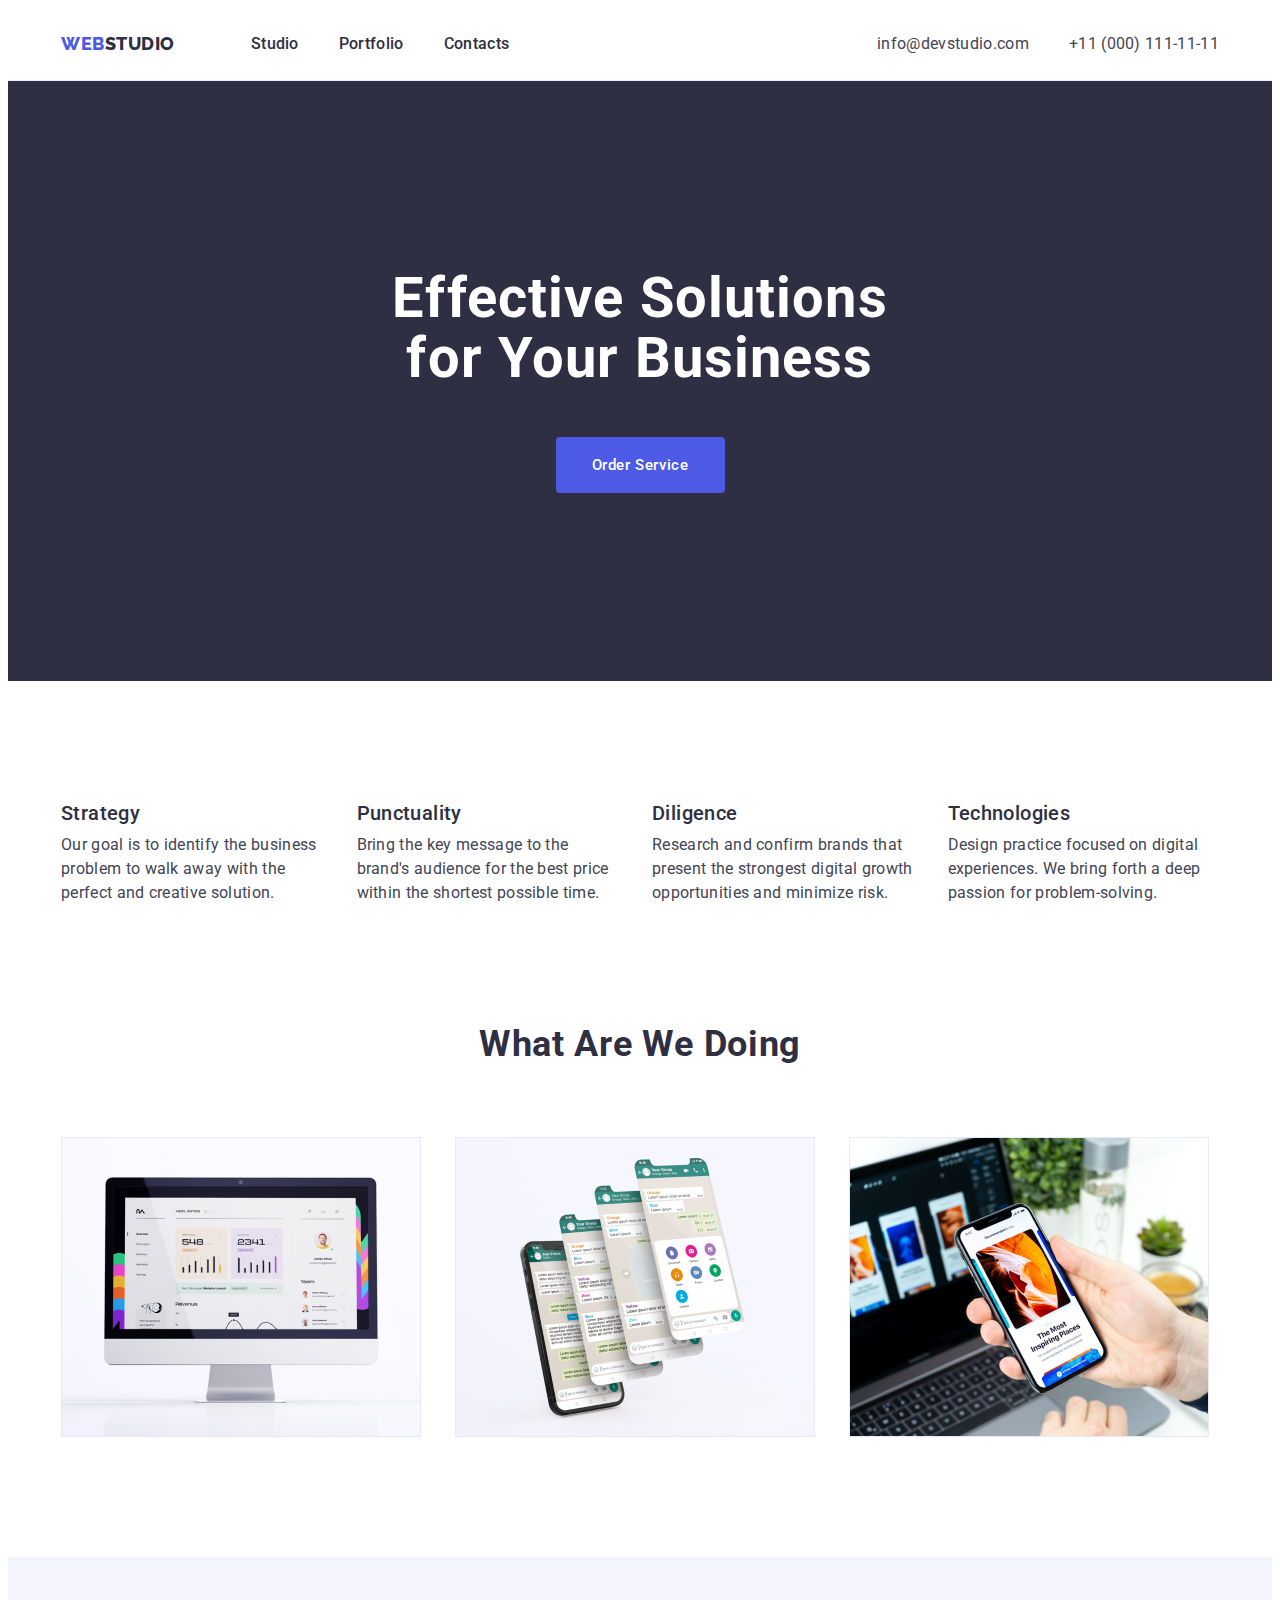
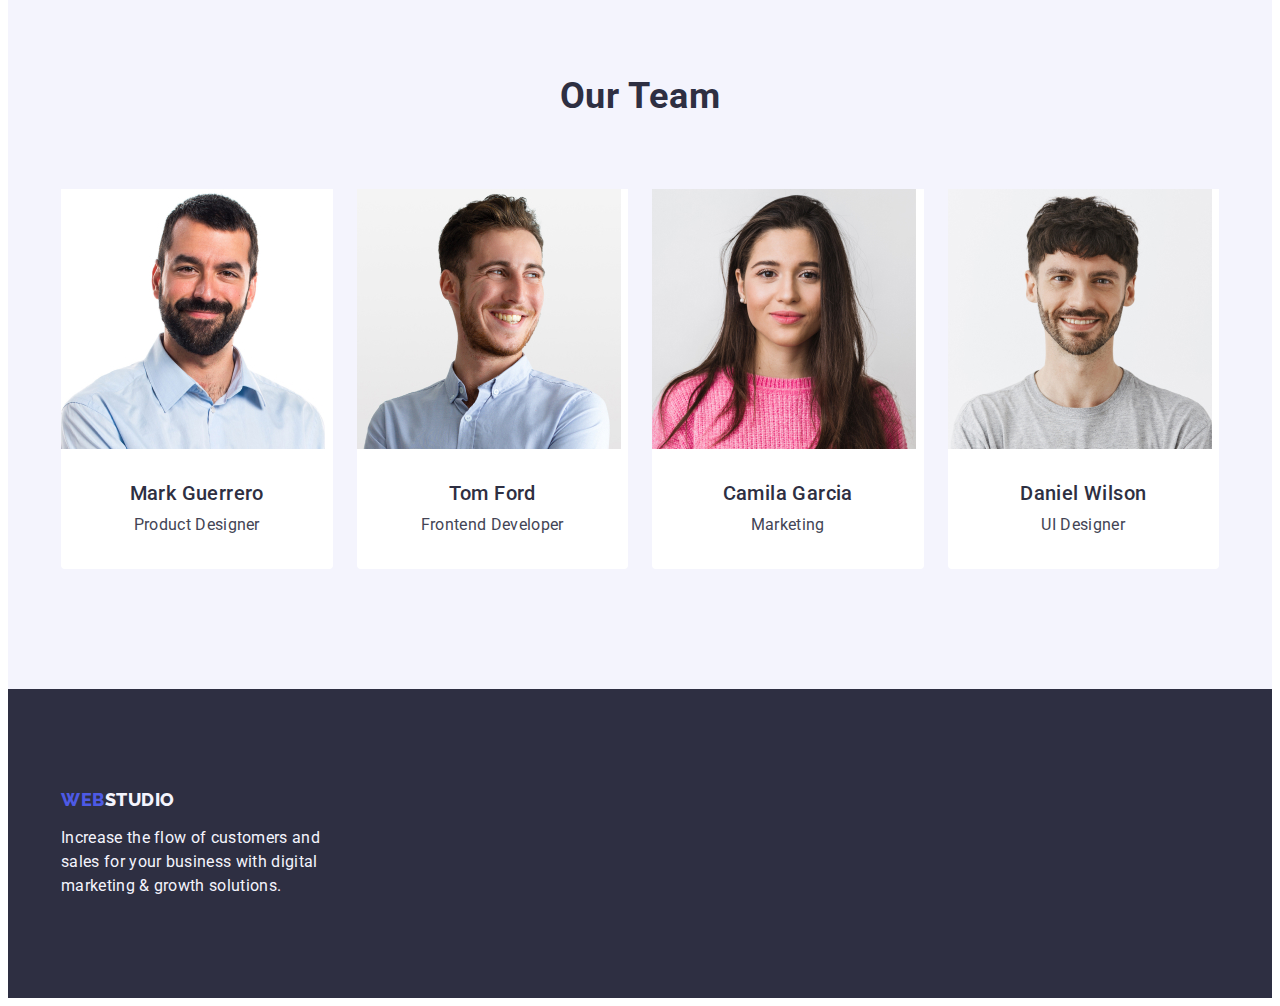
<file: index.html>
<!DOCTYPE html>
<html lang="en">
  <head>
    <meta charset="UTF-8" />
    <meta name="viewport" content="width=device-width, initial-scale=1.0" />
    <title>Web Studio</title>
    <!--Fonts-->
    <link rel="preconnect" href="https://fonts.googleapis.com" />
    <link rel="preconnect" href="https://fonts.gstatic.com" crossorigin />
    <link
      href="https://fonts.googleapis.com/css2?family=Raleway:wght@800&family=Roboto:wght@400;500;700&display=swap"
      rel="stylesheet"
    />
    <!-- Modern normalize -->
    <link
      rel="stylesheet"
      href="https://cdnjs.cloudflare.com/ajax/libs/modern-normalize/2.0.0/modern-normalize.min.css"
      integrity="sha512-4xo8blKMVCiXpTaLzQSLSw3KFOVPWhm/TRtuPVc4WG6kUgjH6J03IBuG7JZPkcWMxJ5huwaBpOpnwYElP/m6wg=="
      crossorigin="anonymous"
      referrerpolicy="no-referrer"
    />
    <!--Custom styles-->
    <link rel="stylesheet" href="./css/styles.css" />
  </head>
  <body>
    <!--Header styles-->
    <header class="header">
      <div class="header-container container">
        <nav class="header-nav">
          <a class="logo link" href="./index.html"
            >Web<span class="header-nav-logo-studio">Studio</span>
          </a>
          <ul class="list list-header">
            <li class="header-nav-item">
              <a class="nav-link link" href="./index.html">Studio</a>
            </li>
            <li class="header-nav-item">
              <a class="nav-link link" href="./portfolio.html">Portfolio</a>
            </li>
            <li class="header-nav-item">
              <a class="nav-link link" href="">Contacts</a>
            </li>
          </ul>
        </nav>
        <address class="header-address">
          <ul class="list address-list">
            <li class="header-address-item">
              <a class="address-link link" href="mailto:info@devstudio.com" aria-label="email"
                >info@devstudio.com
              </a>
            </li>
            <li class="header-address-item">
              <a class="address-link link" href="tel:+110001111111" aria-label="+110001111111"
                >+11 (000) 111-11-11
              </a>
            </li>
          </ul>
        </address>
      </div>
    </header>

    <main>
      <!--Hero image Section 1-->
      <section class="hero">
        <div class="container hero-container">
          <h1 class="hero-title">Effective Solutions for Your Business</h1>
          <button class="btn hero-order-btn" type="button">Order Service</button>
        </div>
      </section>

      <!--Section 2-->
      <section class="feature">
        <div class="container">
          <h2 class="visually-hidden">text</h2>
          <ul class="list feature-list">
            <li class="feature-item">
              <h3 class="feature-item-titel">Strategy</h3>
              <p class="feature-item-paragraph">
                Our goal is to identify the business problem to walk away with the perfect and
                creative solution.
              </p>
            </li>

            <li class="feature-item">
              <h3 class="feature-item-titel">Punctuality</h3>
              <p class="feature-item-paragraph">
                Bring the key message to the brand's audience for the best price within the shortest
                possible time.
              </p>
            </li>

            <li class="feature-item">
              <h3 class="feature-item-titel">Diligence</h3>
              <p class="feature-item-paragraph">
                Research and confirm brands that present the strongest digital growth opportunities
                and minimize risk.
              </p>
            </li>

            <li class="feature-item">
              <h3 class="feature-item-titel">Technologies</h3>
              <p class="feature-item-paragraph">
                Design practice focused on digital experiences. We bring forth a deep passion for
                problem-solving.
              </p>
            </li>
          </ul>
        </div>
      </section>

      <!--Section 3-->
      <section class="work">
        <div class="container">
          <h2 class="work-title">What are we doing</h2>
          <ul class="list work-list">
            <li class="work-item">
              <img src="./images/images-section3/img1.jpg" alt="Work1" width="360" />
            </li>
            <li class="work-item">
              <img src="./images/images-section3/img2.jpg" alt="Work2" width="360" />
            </li>
            <li class="work-item">
              <img src="./images/images-section3/img3.jpg" alt="Work3" width="360" />
            </li>
          </ul>
        </div>
      </section>

      <!--Section 4-->
      <section class="team">
        <div class="container">
          <h2 class="team-title">Our Team</h2>
          <ul class="list team-list">
            <li class="team-item">
              <img
                src="./images/images-section4/mark-guerreroimg.jpg"
                alt="Product Designer"
                width="264"
              />
              <div class="team-title-paragraph">
                <h3 class="team-item-title">Mark Guerrero</h3>
                <p class="team-item-paragraph">Product Designer</p>
              </div>
            </li>
            <li class="team-item">
              <img
                src="./images/images-section4/tom-fordimg.jpg"
                alt="Frontend Developer"
                width="264"
              />
              <div class="team-title-paragraph">
                <h3 class="team-item-title">Tom Ford</h3>
                <p class="team-item-paragraph">Frontend Developer</p>
              </div>
            </li>
            <li class="team-item">
              <img src="./images/images-section4/camila-garcia.jpg" alt="Marketing" width="264" />
              <div class="team-title-paragraph">
                <h3 class="team-item-title">Camila Garcia</h3>
                <p class="team-item-paragraph">Marketing</p>
              </div>
            </li>
            <li class="team-item">
              <img
                src="./images/images-section4/daniel-wisonimg.jpg"
                alt="UI Designer"
                width="264"
              />
              <div class="team-title-paragraph">
                <h3 class="team-item-title">Daniel Wilson</h3>
                <p class="team-item-paragraph">UI Designer</p>
              </div>
            </li>
          </ul>
        </div>
      </section>
    </main>

    <!--Footer-->
    <footer class="footer" id="contacts">
      <div class="container">
        <a class="link footer-link" href="./index.html"
          >Web<span class="footer-logo-studio">Studio</span></a
        >
        <p class="footer-paragraph">
          Increase the flow of customers and sales for your business with digital marketing & growth
          solutions.
        </p>
      </div>
    </footer>
  </body>
</html>
</file>
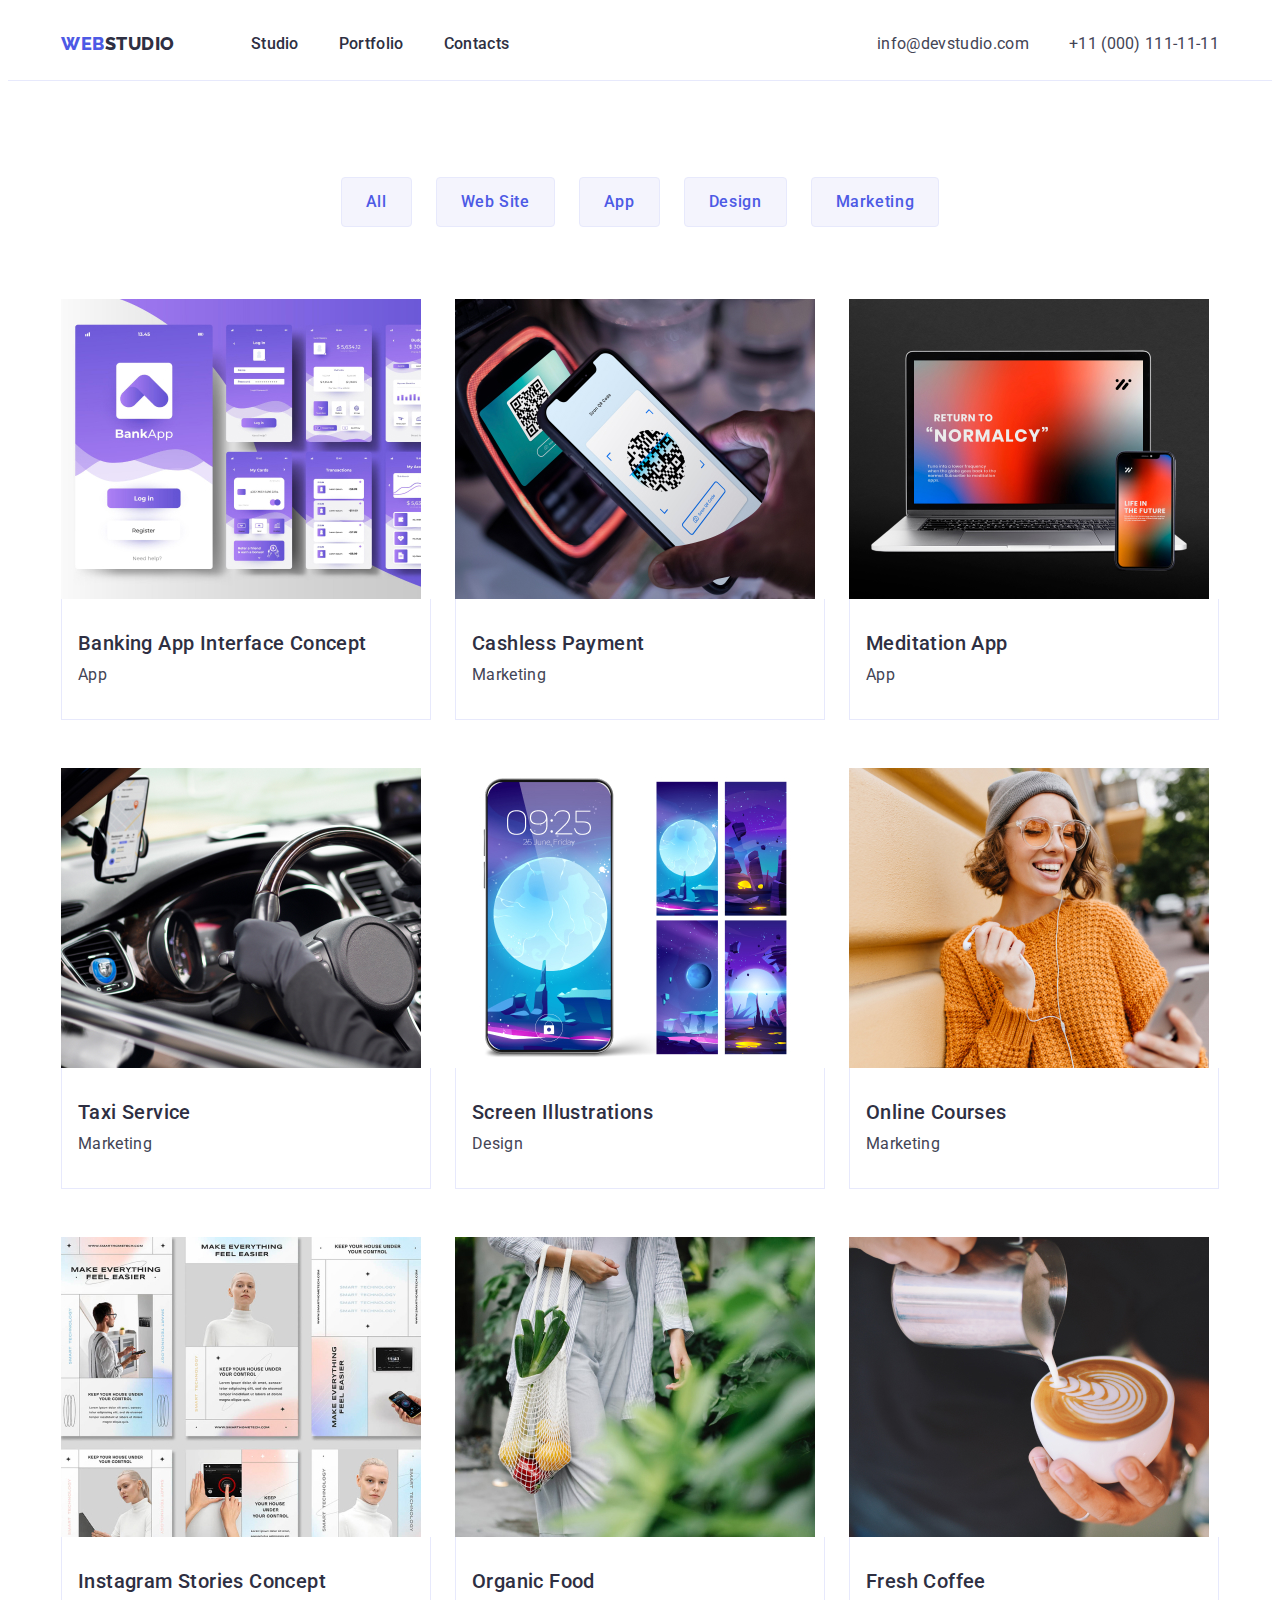
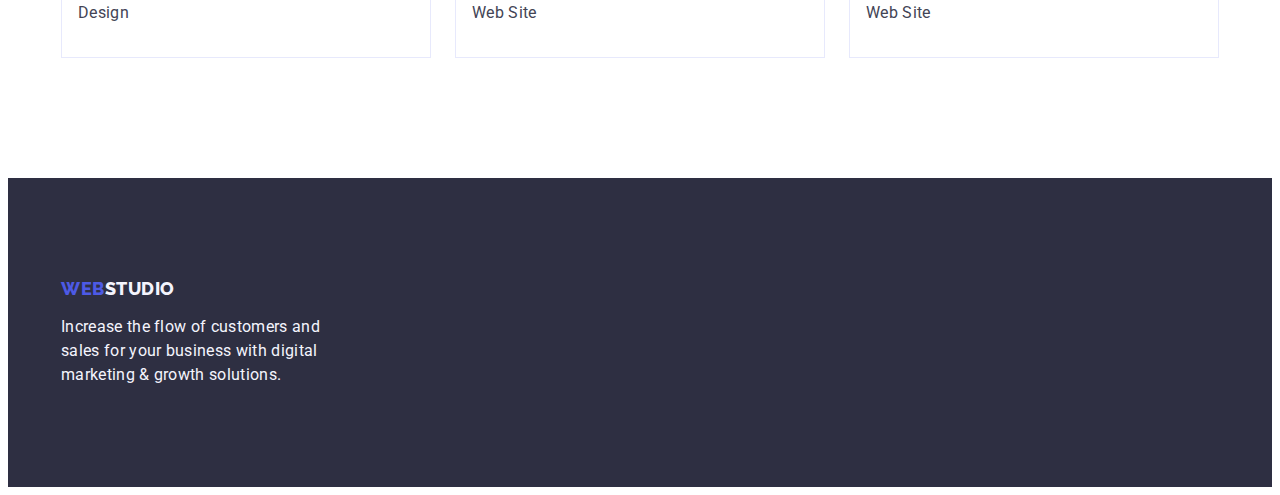
<file: portfolio.html>
<!DOCTYPE html>
<html lang="en">
  <head>
    <meta charset="UTF-8" />
    <meta name="viewport" content="width=device-width, initial-scale=1.0" />
    <title>Web Studio</title>
    <!--Fonts-->
    <link rel="preconnect" href="https://fonts.googleapis.com" />
    <link rel="preconnect" href="https://fonts.gstatic.com" crossorigin />
    <link
      href="https://fonts.googleapis.com/css2?family=Raleway:wght@800&family=Roboto:wght@400;500;700&display=swap"
      rel="stylesheet"
    />
    <!-- Modern normalize -->
    <link
      rel="stylesheet"
      href="https://cdnjs.cloudflare.com/ajax/libs/modern-normalize/2.0.0/modern-normalize.min.css"
      integrity="sha512-4xo8blKMVCiXpTaLzQSLSw3KFOVPWhm/TRtuPVc4WG6kUgjH6J03IBuG7JZPkcWMxJ5huwaBpOpnwYElP/m6wg=="
      crossorigin="anonymous"
      referrerpolicy="no-referrer"
    />
    <!--Custom styles-->
    <link rel="stylesheet" href="./css/styles.css" />
  </head>
  <body>
    <!--Header styles-->
    <header class="header">
      <div class="header-container container">
        <nav class="header-nav">
          <a class="logo link" href="./index.html"
            >Web<span class="header-nav-logo-studio">Studio</span>
          </a>
          <ul class="list list-header">
            <li class="header-nav-item">
              <a class="nav-link link" href="./index.html">Studio</a>
            </li>
            <li class="header-nav-item">
              <a class="nav-link link" href="./portfolio.html">Portfolio</a>
            </li>
            <li class="header-nav-item">
              <a class="nav-link link" href="">Contacts</a>
            </li>
          </ul>
        </nav>
        <address class="header-address">
          <ul class="list address-list">
            <li class="header-address-item">
              <a class="address-link link" href="mailto:info@devstudio.com" aria-label="email"
                >info@devstudio.com
              </a>
            </li>
            <li class="header-address-item">
              <a class="address-link link" href="tel:+110001111111" aria-label="+110001111111"
                >+11 (000) 111-11-11
              </a>
            </li>
          </ul>
        </address>
      </div>
    </header>

    <!--Filters-->
    <main>
      <section class="filters">
        <div class="container">
          <h1 class="visually-hidden">portfolio</h1>
            <ul class="list filters-list">
              <li class="filters-item">
                <button class="filters-item-button" type="button">All</button>
              </li>
              <li class="filters-item">
                <button class="filters-item-button" type="button">Web Site</button>
              </li>
              <li class="filters-item">
                <button class="filters-item-button" type="button">App</button>
              </li>
              <li class="filters-item">
                <button class="filters-item-button" type="button">Design</button>
              </li>
              <li class="filters-item">
                <button class="filters-item-button" type="button">Marketing</button>
              </li>
            </ul>
          

          <!--Row-->
          <ul class="list row-list">
            <li class="row-item">
              <a class="row-link link" href="#">
                <img src="./images/images-row/img-banking.jpg" alt="App" width="360" />
                <div class="row-titel-paragrah">
                  <h2 class="row-item-titel">Banking App Interface Concept</h2>
                  <p class="row-item-paragraph">App</p>
                </div>
              </a>
            </li>
            <li class="row-item">
              <a class="row-link link" href="#">
                <img src="./images/images-row/img-cashless.jpg" alt="Marketing" width="360" />
                <div class="row-titel-paragrah">
                  <h2 class="row-item-titel">Cashless Payment</h2>
                  <p class="row-item-paragraph">Marketing</p>
                </div>
              </a>
            </li>
            <li class="row-item">
              <a class="row-link link" href="#">
                <img src="./images/images-row/img-meditation.jpg" alt="App" width="360" />
                <div class="row-titel-paragrah">
                  <h2 class="row-item-titel">Meditation App</h2>
                  <p class="row-item-paragraph">App</p>
                </div>
              </a>
            </li>
            <li class="row-item">
              <a class="row-link link" href="#">
                <img src="./images/images-row/img-taxi.jpg" alt="Marketing" width="360" />
                <div class="row-titel-paragrah">
                  <h2 class="row-item-titel">Taxi Service</h2>
                  <p class="row-item-paragraph">Marketing</p>
                </div>
              </a>
            </li>
            <li class="row-item">
              <a class="row-link link" href="#">
                <img src="./images/images-row/img-screen.jpg" alt="Design" width="360" />
                <div class="row-titel-paragrah">
                  <h2 class="row-item-titel">Screen Illustrations</h2>
                  <p class="row-item-paragraph">Design</p>
                </div>
              </a>
            </li>
            <li class="row-item">
              <a class="row-link link" href="#">
                <img src="./images/images-row/img-online.jpg" alt="Marketing" width="360" />
                <div class="row-titel-paragrah">
                  <h2 class="row-item-titel">Online Courses</h2>
                  <p class="row-item-paragraph">Marketing</p>
                </div>
              </a>
            </li>
            <li class="row-item">
              <a class="row-link link" href="#">
                <img src="./images/images-row/img-instagram.jpg" alt="Design" width="360" />
                <div class="row-titel-paragrah">
                  <h2 class="row-item-titel">Instagram Stories Concept</h2>
                  <p class="row-item-paragraph">Design</p>
                </div>
              </a>
            </li>
            <li class="row-item">
              <a class="row-link link" href="#">
                <img src="./images/images-row/img-organic.jpg" alt="Web Site" width="360" />
                <div class="row-titel-paragrah">
                  <h2 class="row-item-titel">Organic Food</h2>
                  <p class="row-item-paragraph">Web Site</p>
                </div>
              </a>
            </li>
            <li class="row-item">
              <a class="row-link link" href="#">
                <img src="./images/images-row/img-fresh.jpg" alt="Web Site" width="360" />
                <div class="row-titel-paragrah">
                  <h2 class="row-item-titel">Fresh Coffee</h2>
                  <p class="row-item-paragraph">Web Site</p>
                </div>
              </a>
            </li>
          </ul>
        </div>
      </section>
    </main>

    <!--Footer-->
    <footer class="footer" id="contacts">
      <div class="container">
        <a class="link footer-link" href="./index.html"
          >Web<span class="footer-logo-studio">Studio</span></a
        >
        <p class="footer-paragraph">
          Increase the flow of customers and sales for your business with digital marketing & growth
          solutions.
        </p>
      </div>
    </footer>
  </body>
</html>
</file>
<file: css/styles.css>
/*Varibles*/
:root {
  /*Colors*/
  --WHITE: #fff;
  --IRIS: #4d5ae5;
  --NAVY-BLUE: #2e2f42;
  --OCEAN: #404bbf;
  --SLATE: #434455;
  --CLOUD: #f4f4fd;
  --CORNFLOWER: #e7e9fc;
}
/**
  |============================
  | Base styles
  |============================
*/
body {
  font-family: 'Roboto', sans-serif;
  color: #434455;
  background-color: #fff;
}
/*reset start*/
h1,
h2,
h3,
p {
  margin: 0;
}

a {
  color: currentColor;
}

button {
  cursor: pointer;
  font-family: inherit;
  color: currentColor;
}

img {
  display: block;
  max-width: 100%;
  height: auto;
}

.list {
  list-style-type: none;
  margin: 0;
  padding: 0;
}

.link {
  text-decoration: none;
}
.visually-hidden {
  position: absolute;
  white-space: nowrap;
  width: 1px;
  height: 1px;
  overflow: hidden;
  border: 0;
  padding: 0;
  clip: rect(0 0 0 0);
  clip-path: inset(100%);
  margin: -1px;
}
/*reset end*/

/**
  |============================
  | Base styles
  |============================
*/
.container {
  width: 1158px;
  margin-left: auto;
  margin-right: auto;
  padding-left: 15px;
  padding-right: 15px;
}
/**
  |============================
  | Card set
  |============================
*/
/**
  |============================
  | Header styles
  |============================
*/
.header {
  border-bottom: 1px solid var(--CORNFLOWER);
  background: var(--WHITE);
  height: 72px;
  display: flex;
}
.header-container {
  display: flex;
  align-items: center;
}

.header-nav {
  display: flex;
  align-items: center;
}
.header-nav-logo-wed {
  font-family: Raleway, sans-serif;
  font-size: 18px;
  font-style: normal;
  font-weight: 800;
  line-height: 1.17;
  letter-spacing: 0.54px;
  color: var(--IRIS);
  text-transform: uppercase;
}

.header-nav-logo-studio {
  font-family: Raleway, sans-serif;
  font-size: 18px;
  font-style: normal;
  font-weight: 800;
  line-height: 1.17;
  letter-spacing: 0.54px;
  color: var(--NAVY-BLUE);

  text-transform: uppercase;
}

.list-header {
  display: flex;
  gap: 40px;
}

.logo {
  font-family: Raleway, sans-serif;
  font-size: 18px;
  font-style: normal;
  font-weight: 800;
  line-height: 1.17;
  letter-spacing: 0.54px;
  color: var(--IRIS);

  margin-right: 76px;
  text-transform: uppercase;
  text-decoration: none;
}
.nav-link {
  padding-top: 24px;
  padding-bottom: 24px;

  font-family: Roboto, sans-serif;
  font-size: 16px;
  font-style: normal;
  font-weight: 500;
  line-height: 1.5;
  letter-spacing: 0.32px;
  color: var(--NAVY-BLUE);
}
.nav-link:hover,
.nav-link:focus {
  color: var(--OCEAN);
}

.address-list {
  display: flex;
  gap: 40px;
}

.header-address {
  margin-left: auto;
  font-style: normal;
}
.address-link {
  padding-top: 24px;
  padding-bottom: 24px;

  font-family: Roboto, sans-serif;
  font-size: 16px;
  font-style: normal;
  font-weight: 400;
  line-height: 1.5;
  letter-spacing: 0.32px;
  color: var(--SLATE);
}
.address-link:hover,
.address-link:focus {
  color: var(--OCEAN);
}
/**index.html**/
/**
  |============================
  | Hero image Section 1
  |============================
*/
.hero {
  padding: 188px 0;
  background: var(--NAVY-BLUE);
}
/* .hero-container {
  display: flex;
  flex-direction: column;
  align-items: center;
} */
.hero-title {
  max-width: 496px;
  margin-right: auto;
  margin-left: auto;
  margin-bottom: 48px;
  text-align: center;

  font-family: Roboto, sans-serif;
  font-size: 56px;
  font-style: normal;
  font-weight: 700;
  line-height: 1.07;
  letter-spacing: 1.12px;
  color: var(--WHITE);
}
.btn {
  font-family: Roboto, sans-serif;
  font-size: 15px;
  font-style: normal;
  font-weight: 500;
  line-height: 1.5;
  letter-spacing: 0.04em;
  color: var(--WHITE);
  background-color: var(--IRIS);

  margin-right: auto;
  margin-left: auto;
  display: block;
}
.hero-order-btn {
  min-width: 169px;
  height: 56px;
  padding: 16px 32px;
  border-radius: 4px;
  border: none;
  cursor: pointer;
}
.hero-button:hover,
.hero-button:focus {
  background: var(--OCEAN);
}

/**
  |============================
  | Section 2
  |============================
*/
.feature {
  padding-top: 120px;
  padding-bottom: 120px;
}
.feature-list {
  display: flex;
  gap: 24px;
}
.feature-item {
  width: calc((100% - 72px) / 4);
}
.feature-item-titel {
  font-family: Roboto, sans-serif;
  font-size: 20px;
  font-style: normal;
  font-weight: 500;
  line-height: 1.2;
  letter-spacing: 0.4px;
  color: var(--NAVY-BLUE);

  margin-bottom: 8px;
  width: 264px;
  height: 24px;
}
.feature-item-paragraph {
  font-family: Roboto, sans-serif;
  font-size: 16px;
  font-style: normal;
  font-weight: 400;
  line-height: 1.5;
  letter-spacing: 0.32px;
  color: var(--SLATE);

  width: 264px;
  height: 72px;
}
/**
  |============================
  | Section 3
  |============================
*/
.work {
  padding-bottom: 120px;
}
.work-title {
  margin-bottom: 72px;
  text-align: center;

  font-family: Roboto, sans-serif;
  font-size: 36px;
  font-style: normal;
  font-weight: 700;
  line-height: 1.11;
  letter-spacing: 0.72px;
  color: var(--NAVY-BLUE);
  text-align: center;
  text-transform: capitalize;
}
.work-list {
  display: flex;
  gap: 24px;
}
.work-item {
  width: calc((100% - 48px) / 3);
}
/**
  |============================
  | Section 4
  |============================
*/
.team {
  padding-top: 120px;
  padding-bottom: 120px;
  background: var(--CLOUD);
}
.team-title {
  margin-bottom: 72px;

  font-family: Roboto, sans-serif;
  font-size: 36px;
  font-style: normal;
  font-weight: 700;
  line-height: 1.11;
  letter-spacing: 0.72px;
  color: var(--NAVY-BLUE);
  text-align: center;
  text-transform: capitalize;
}
.team-list {
  display: flex;
  gap: 24px;
}
.team-item {
  border-radius: 0px 0px 4px 4px;
  width: calc((100% - 72px) / 4);
  background: var(--WHITE);
}
.team-title-paragraph {
  padding: 32px 0;
}
.team-item-title {
  margin-bottom: 8px;

  font-family: Roboto, sans-serif;
  font-size: 20px;
  font-style: normal;
  font-weight: 500;
  line-height: 1.2;
  letter-spacing: 0.4px;
  color: var(--NAVY-BLUE);
  text-align: center;
}
.team-item-paragraph {
  font-family: Roboto, sans-serif;
  font-size: 16px;
  font-style: normal;
  font-weight: 400;
  line-height: 1.5;
  letter-spacing: 0.32px;
  color: var(--SLATE);

  text-align: center;
}
/**Portfolio.html**/
/**
  |============================
  | Filters
  |============================
*/
.filters {
  padding-top: 96px;
  padding-bottom: 120px;
}
.filters-list {
  display: flex;
  justify-content: center;
  gap: 24px;
  margin-bottom: 72px;
}
.filters-item-button {
  font-family: Roboto, sans-serif;
  font-size: 16px;
  font-style: normal;
  font-weight: 500;
  line-height: 1.5; /* 150% */
  letter-spacing: 0.64px;
  color: var(--IRIS);
  background: var(--CLOUD);

  padding: 12px 24px;
  text-align: center;
  cursor: pointer;

  border: 1px solid var(--CORNFLOWER);
  border-radius: 4px;
}
.filters-item-button:hover,
.filters-item-button:focus {
  border: 1px solid transparent;
  background: var(--OCEAN);
  color: var(--WHITE);
}
/**
  |============================
  | Row
  |============================
*/
.row-list {
  display: flex;
  flex-wrap: wrap;
  column-gap: 24px;
  row-gap: 48px;
}
.row-item {
  width: calc((100% - 48px) / 3);
}
.row-link {
  text-decoration: none;
}
.row-titel-paragrah {
  padding: 32px 16px;
  border: 1px solid var(--CORNFLOWER);
  border-top: none;
}
.row-item-titel {
  font-family: Roboto, sans-serif;
  font-size: 20px;
  font-style: normal;
  font-weight: 500;
  line-height: 1.2; /* 120% */
  letter-spacing: 0.4px;
  color: var(--NAVY-BLUE);

  margin-bottom: 8px;
}
.row-item-paragraph {
  font-family: Roboto, sans-serif;
  font-size: 16px;
  font-style: normal;
  font-weight: 400;
  line-height: 1.5; /* 150% */
  letter-spacing: 0.32px;
  color: var(--SLATE);
}
/**
  |============================
  | Footer
  |============================
*/
.footer {
  padding-top: 100px;
  padding-bottom: 100px;
  background: var(--NAVY-BLUE);
}
.footer-link {
  font-family: Raleway, sans-serif;
  font-size: 18px;
  font-style: normal;
  font-weight: 800;
  line-height: 1.17; /* 116.667% */
  letter-spacing: 0.54px;
  color: var(--IRIS);

  margin-bottom: 16px;
  display: inline-block;
  text-transform: uppercase;
}

.footer-logo-studio {
  font-family: Raleway, sans-serif;
  font-size: 18px;
  font-style: normal;
  font-weight: 800;
  line-height: 1.17; /* 116.667% */
  letter-spacing: 0.54px;
  color: var(--CLOUD);

  text-transform: uppercase;
}
.footer-paragraph {
  font-family: Roboto, sans-serif;
  font-size: 16px;
  font-style: normal;
  font-weight: 400;
  line-height: 1.5; /* 150% */
  letter-spacing: 0.32px;
  color: var(--CLOUD);

  width: 264px;
}
</file>
